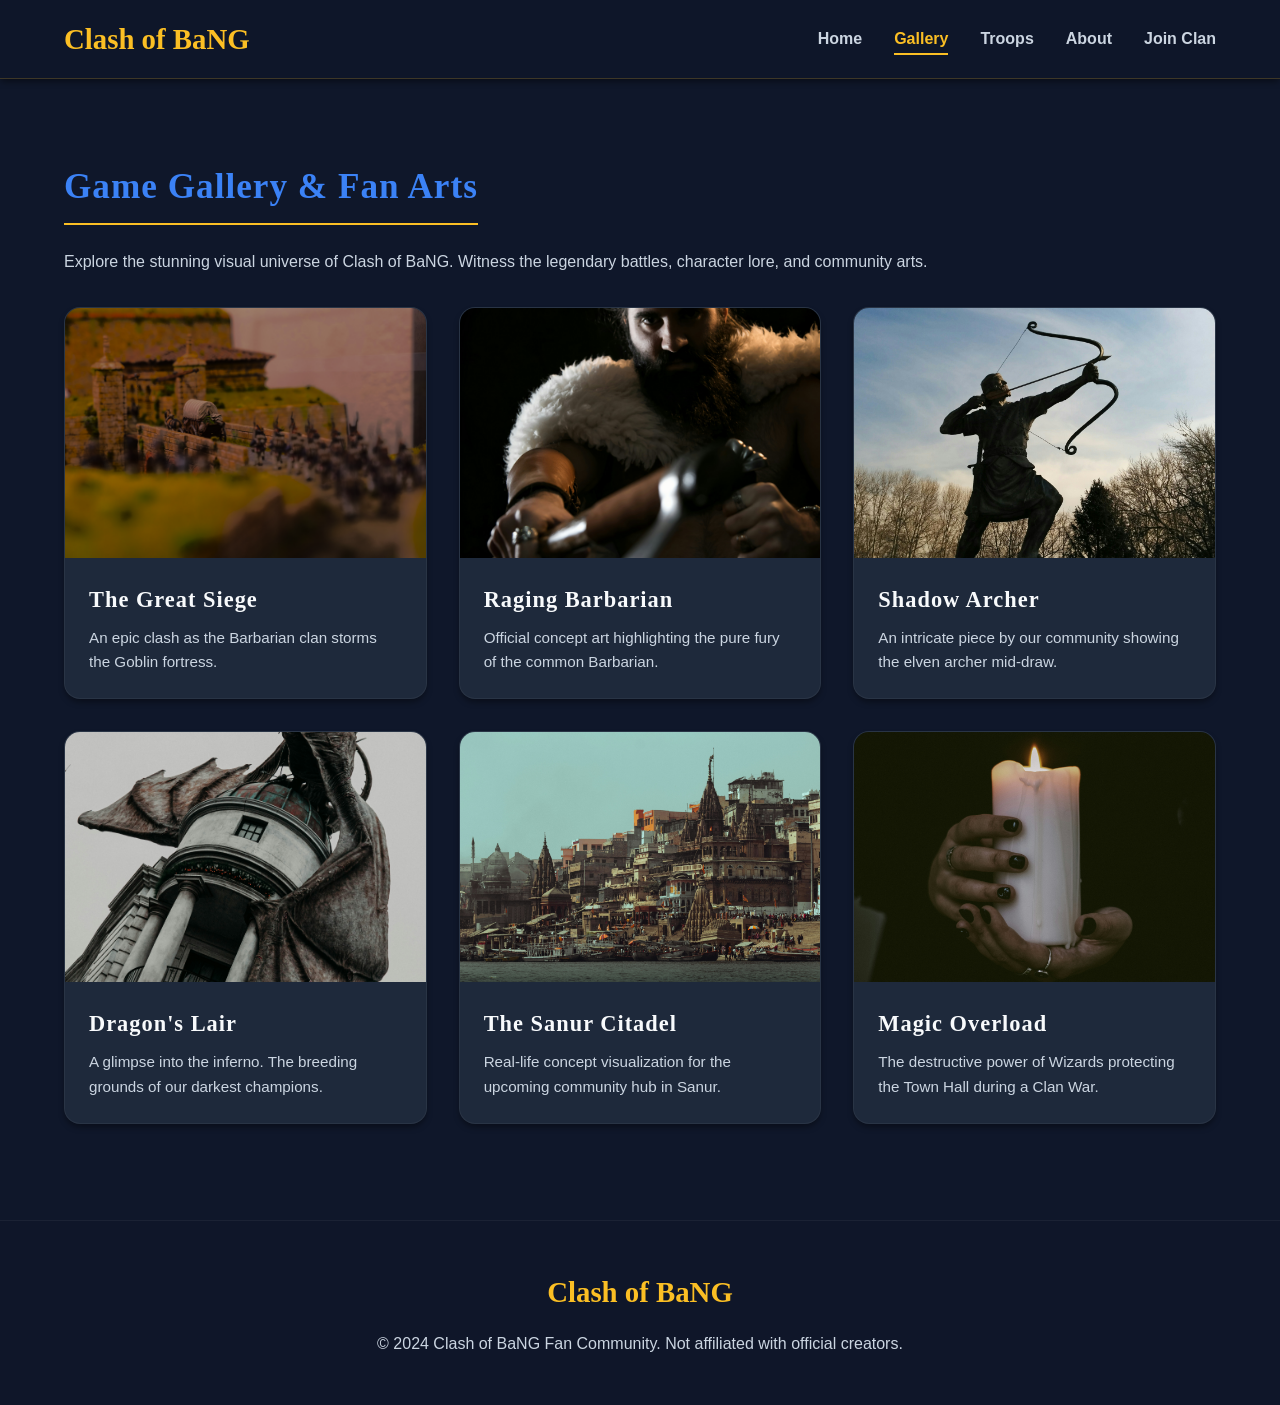
<file: pages/gallery.html>
<!DOCTYPE html>
<html lang="en">

<head>
    <meta charset="UTF-8">
    <meta name="viewport" content="width=device-width, initial-scale=1.0">
    <title>Clash of BaNG | Gallery</title>
    <link rel="stylesheet" href="../css/style.css">
</head>

<body>
    <header>
        <div class="nav-container">
            <a href="../index.html" class="logo">Clash of BaNG</a>
            <nav>
                <ul class="nav-links">
                    <li><a href="../index.html">Home</a></li>
                    <li><a href="gallery.html" class="active">Gallery</a></li>
                    <li><a href="troops.html">Troops</a></li>
                    <li><a href="about.html">About</a></li>
                    <li><a href="register.html">Join Clan</a></li>
                </ul>
            </nav>
        </div>
    </header>

    <div class="container" style="padding-top: 5rem;">
        <h2>Game Gallery & Fan Arts</h2>
        <p style="color: var(--text-muted); margin-bottom: 2rem;">Explore the stunning visual universe of Clash of BaNG.
            Witness the legendary battles, character lore, and community arts.</p>

        <div class="grid">
            <!-- Gallery Item 1 -->
            <div class="card gallery-card">
                <div class="card-img-wrapper">
                    <img src="../assets/images/Background2.png" alt="The Great Siege">
                </div>
                <div class="card-content">
                    <h3>The Great Siege</h3>
                    <p>An epic clash as the Barbarian clan storms the Goblin fortress.</p>
                </div>
            </div>

            <!-- Gallery Item 2 -->
            <div class="card gallery-card">
                <div class="card-img-wrapper">
                    <img src="../assets/images/Barbarian2.jpg" alt="Barbarian Portrait">
                </div>
                <div class="card-content">
                    <h3>Raging Barbarian</h3>
                    <p>Official concept art highlighting the pure fury of the common Barbarian.</p>
                </div>
            </div>

            <!-- Gallery Item 3 -->
            <div class="card gallery-card">
                <div class="card-img-wrapper">
                    <img src="../assets/images/Shadow_Archer2.jpg" alt="Elven Archer">
                </div>
                <div class="card-content">
                    <h3>Shadow Archer</h3>
                    <p>An intricate piece by our community showing the elven archer mid-draw.</p>
                </div>
            </div>

            <!-- Gallery Item 4 -->
            <div class="card gallery-card">
                <div class="card-img-wrapper">
                    <img src="../assets/images/Dragon_Lair2.jpg" alt="Dragon's Lair">
                </div>
                <div class="card-content">
                    <h3>Dragon's Lair</h3>
                    <p>A glimpse into the inferno. The breeding grounds of our darkest champions.</p>
                </div>
            </div>

            <!-- Gallery Item 5 -->
            <div class="card gallery-card">
                <div class="card-img-wrapper">
                    <img src="../assets/images/Sanur_Citadel2.jpg" alt="Sanur Clan Hub">
                </div>
                <div class="card-content">
                    <h3>The Sanur Citadel</h3>
                    <p>Real-life concept visualization for the upcoming community hub in Sanur.</p>
                </div>
            </div>

            <!-- Gallery Item 6 -->
            <div class="card gallery-card">
                <div class="card-img-wrapper">
                    <img src="../assets/images/Magis2.jpg" alt="Wizard Tower">
                </div>
                <div class="card-content">
                    <h3>Magic Overload</h3>
                    <p>The destructive power of Wizards protecting the Town Hall during a Clan War.</p>
                </div>
            </div>
        </div>
    </div>

    <footer>
        <div class="logo" style="justify-content: center; margin-bottom: 1rem;">Clash of BaNG</div>
        <p style="color: var(--text-muted);">© 2024 Clash of BaNG Fan Community. Not affiliated with official creators.
        </p>

    </footer>

    <script src="../js/script.js"></script>
</body>

</html>
</file>
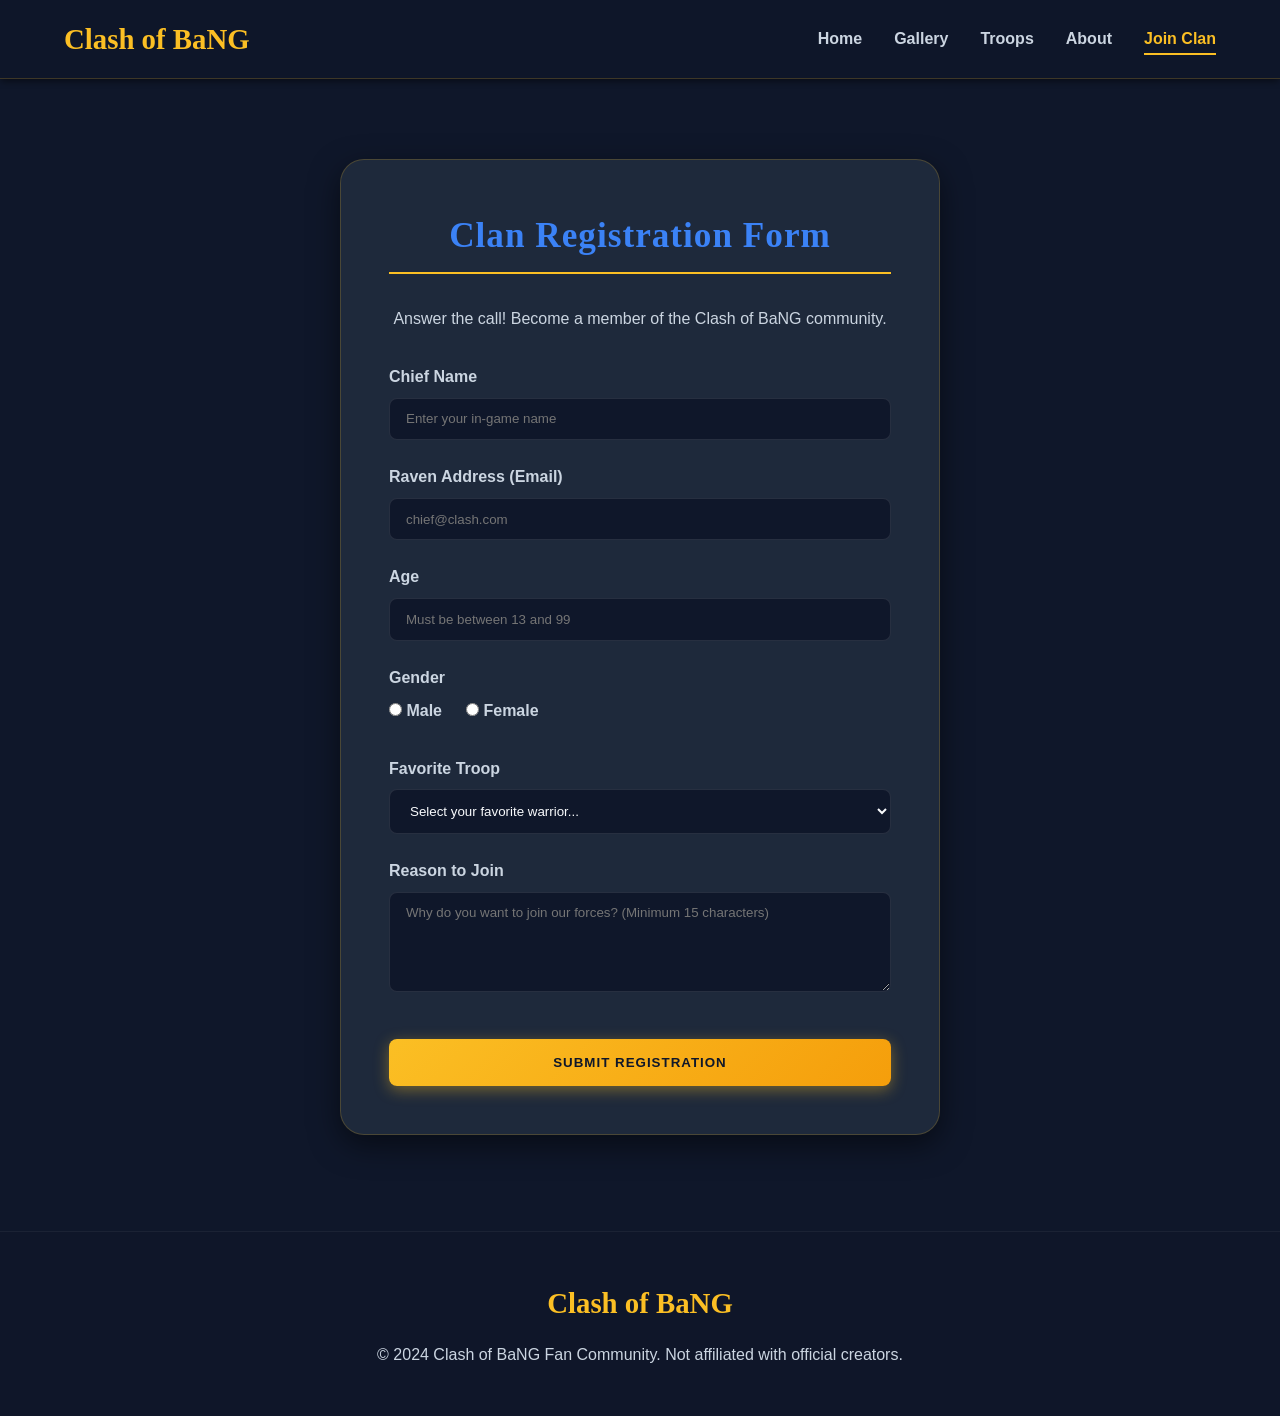
<file: pages/register.html>
<!DOCTYPE html>
<html lang="en">
<head>
    <meta charset="UTF-8">
    <meta name="viewport" content="width=device-width, initial-scale=1.0">
    <title>Clash of BaNG | Join Clan</title>
    <link rel="stylesheet" href="../css/style.css">
</head>
<body>
    <header>
        <div class="nav-container">
            <a href="../index.html" class="logo">Clash of BaNG</a>
            <nav>
                <ul class="nav-links">
                    <li><a href="../index.html">Home</a></li>
                    <li><a href="gallery.html">Gallery</a></li>
                    <li><a href="troops.html">Troops</a></li>
                    <li><a href="about.html">About</a></li>
                    <li><a href="register.html" class="active">Join Clan</a></li>
                </ul>
            </nav>
        </div>
    </header>

    <div class="container" style="padding-top: 5rem;">
        
        <div class="register-section">
            <h2 style="text-align: center; display: block; margin-bottom: 2rem;">Clan Registration Form</h2>
            <p style="text-align: center; color: var(--text-muted); margin-bottom: 2rem;">
                Answer the call! Become a member of the Clash of BaNG community.
            </p>

            <form id="registerForm" novalidate>
                <!-- 1. Text Input -->
                <div class="form-group">
                    <label for="name">Chief Name</label>
                    <input type="text" id="name" class="form-control" placeholder="Enter your in-game name">
                    <div class="error-message"></div>
                </div>

                <!-- 2. Email Input -->
                <div class="form-group">
                    <label for="email">Raven Address (Email)</label>
                    <input type="email" id="email" class="form-control" placeholder="chief@clash.com">
                    <div class="error-message"></div>
                </div>

                <!-- 3. Number Input -->
                <div class="form-group">
                    <label for="age">Age</label>
                    <input type="number" id="age" class="form-control" placeholder="Must be between 13 and 99">
                    <div class="error-message"></div>
                </div>

                <!-- 4. Radio Buttons -->
                <div class="form-group">
                    <label>Gender</label>
                    <div class="radio-group">
                        <label class="radio-label">
                            <input type="radio" name="gender" id="genderMale" value="male">
                            Male
                        </label>
                        <label class="radio-label">
                            <input type="radio" name="gender" id="genderFemale" value="female">
                            Female
                        </label>
                    </div>
                    <div class="error-message"></div>
                </div>

                <!-- 5. Select Dropdown -->
                <div class="form-group">
                    <label for="troop">Favorite Troop</label>
                    <select id="troop" class="form-select">
                        <option value="none" selected disabled>Select your favorite warrior...</option>
                        <option value="barbarian">Frenzied Barbarian</option>
                        <option value="archer">Sneaky Archer</option>
                        <option value="goblin">Greedy Goblin</option>
                        <option value="knight">Shadow Knight</option>
                        <option value="wizard">Pyromancer Wizard</option>
                    </select>
                    <div class="error-message"></div>
                </div>

                <!-- 6. Textarea -->
                <div class="form-group">
                    <label for="reason">Reason to Join</label>
                    <textarea id="reason" class="form-textarea" placeholder="Why do you want to join our forces? (Minimum 15 characters)"></textarea>
                    <div class="error-message"></div>
                </div>

                <button type="submit" class="btn" style="width: 100%; margin-top: 1rem;">Submit Registration</button>
            </form>
        </div>

    </div>

    <footer>
        <div class="logo" style="justify-content: center; margin-bottom: 1rem;">Clash of BaNG</div>
        <p style="color: var(--text-muted);">© 2024 Clash of BaNG Fan Community. Not affiliated with official creators.</p>
    </footer>

    <script src="../js/script.js"></script>
</body>
</html>
</file>
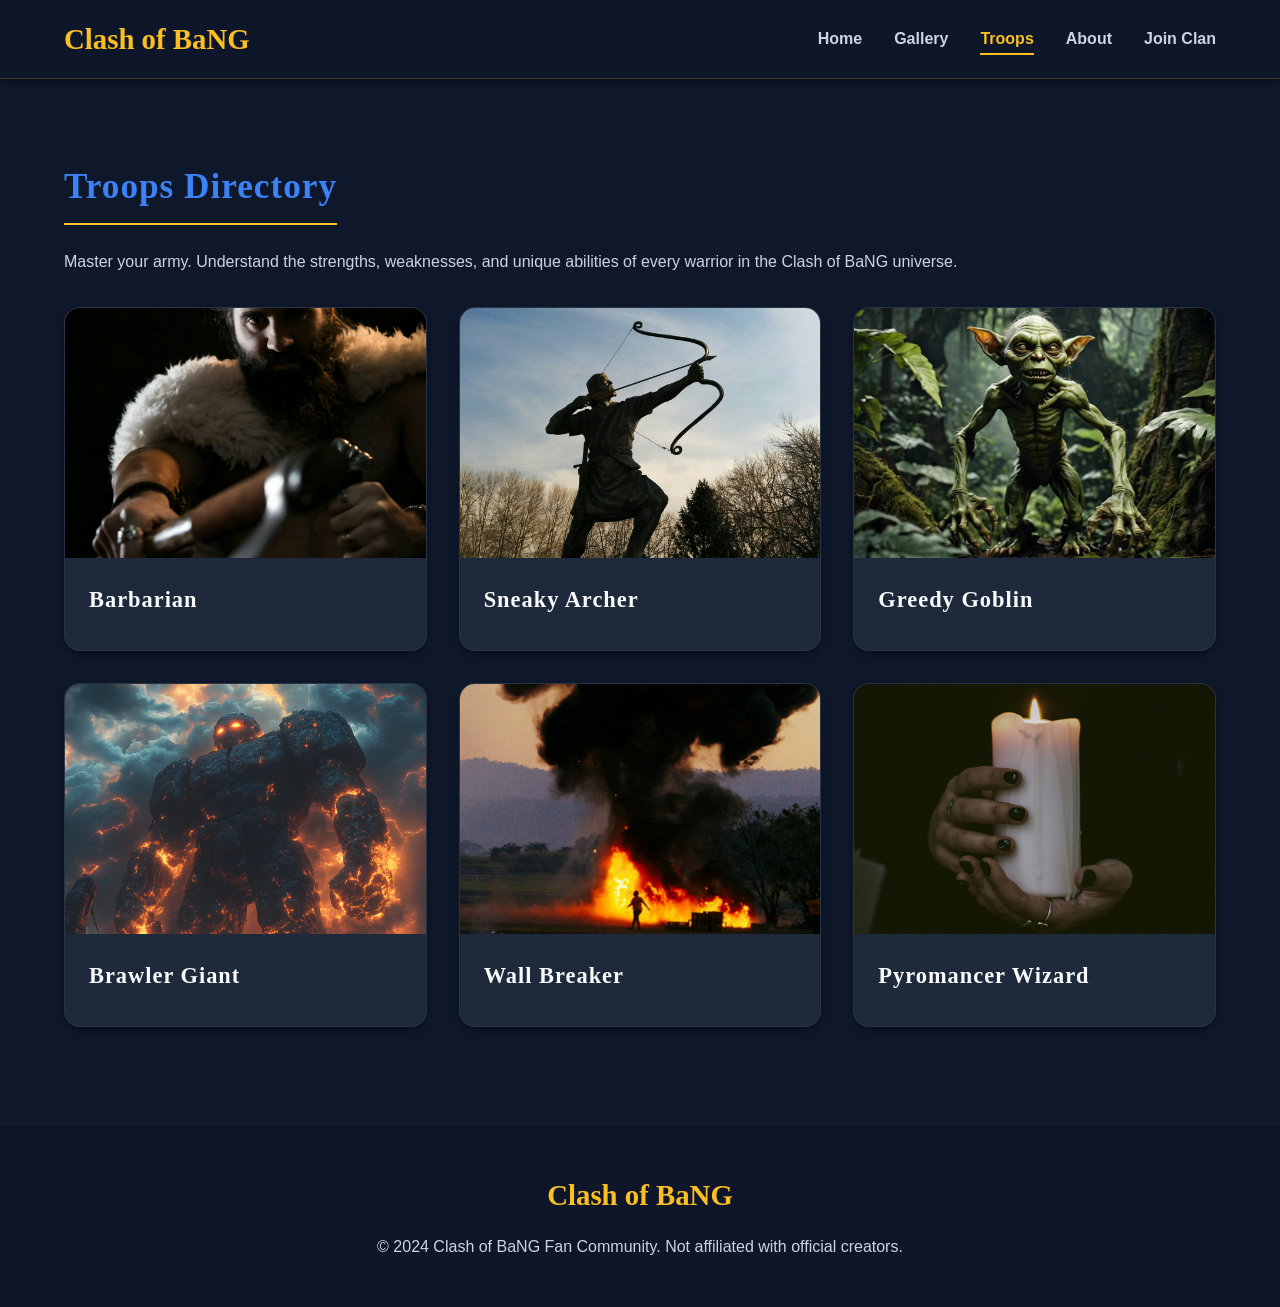
<file: pages/troops.html>
<!DOCTYPE html>
<html lang="en">

<head>
    <meta charset="UTF-8">
    <meta name="viewport" content="width=device-width, initial-scale=1.0">
    <title>Clash of BaNG | Troops Guide</title>
    <link rel="stylesheet" href="../css/style.css">
</head>

<body>
    <header>
        <div class="nav-container">
            <a href="../index.html" class="logo">Clash of BaNG</a>
            <nav>
                <ul class="nav-links">
                    <li><a href="../index.html">Home</a></li>
                    <li><a href="gallery.html">Gallery</a></li>
                    <li><a href="troops.html" class="active">Troops</a></li>
                    <li><a href="about.html">About</a></li>
                    <li><a href="register.html">Join Clan</a></li>
                </ul>
            </nav>
        </div>
    </header>

    <div class="container" style="padding-top: 5rem;">
        <h2>Troops Directory</h2>
        <p style="color: var(--text-muted); margin-bottom: 2rem;">Master your army. Understand the strengths,
            weaknesses, and unique abilities of every warrior in the Clash of BaNG universe.</p>

        <div class="grid">

            <!-- Troop 1 -->
            <div class="card troop-card">
                <div class="card-img-wrapper">
                    <img src="../assets/images/Barbarian2.jpg" alt="Barbarian">
                </div>
                <div class="card-content">
                    <h3>Barbarian</h3>
                </div>
                <!-- Reveal Stats on Hover -->
                <div class="troop-stats">
                    <div class="stat-row">
                        <span class="stat-label">Hitpoints</span>
                        <span class="stat-value">1,500</span>
                    </div>
                    <div class="stat-row">
                        <span class="stat-label">DPS</span>
                        <span class="stat-value">340</span>
                    </div>
                    <div class="stat-row">
                        <span class="stat-label">Damage Type</span>
                        <span class="stat-value">Single Target</span>
                    </div>
                </div>
            </div>

            <!-- Troop 2 -->
            <div class="card troop-card">
                <div class="card-img-wrapper">
                    <img src="../assets/images/Shadow_Archer2.jpg" alt="Archer">
                </div>
                <div class="card-content">
                    <h3>Sneaky Archer</h3>
                </div>
                <div class="troop-stats">
                    <div class="stat-row">
                        <span class="stat-label">Hitpoints</span>
                        <span class="stat-value">600</span>
                    </div>
                    <div class="stat-row">
                        <span class="stat-label">DPS</span>
                        <span class="stat-value">480</span>
                    </div>
                    <div class="stat-row">
                        <span class="stat-label">Damage Type</span>
                        <span class="stat-value">Single Target</span>
                    </div>
                </div>
            </div>

            <!-- Troop 3 -->
            <div class="card troop-card">
                <div class="card-img-wrapper">
                    <img src="../assets/images/Goblin2.jpg" alt="Goblin">
                </div>
                <div class="card-content">
                    <h3>Greedy Goblin</h3>
                </div>
                <div class="troop-stats">
                    <div class="stat-row">
                        <span class="stat-label">Hitpoints</span>
                        <span class="stat-value">800</span>
                    </div>
                    <div class="stat-row">
                        <span class="stat-label">DPS</span>
                        <span class="stat-value">220 (x2 on Loot)</span>
                    </div>
                    <div class="stat-row">
                        <span class="stat-label">Damage Type</span>
                        <span class="stat-value">Single Target</span>
                    </div>
                </div>
            </div>

            <!-- Troop 4 -->
            <div class="card troop-card">
                <div class="card-img-wrapper">
                    <img src="../assets/images/Golem2.png" alt="Giant">
                </div>
                <div class="card-content">
                    <h3>Brawler Giant</h3>
                </div>
                <div class="troop-stats">
                    <div class="stat-row">
                        <span class="stat-label">Hitpoints</span>
                        <span class="stat-value">6,200</span>
                    </div>
                    <div class="stat-row">
                        <span class="stat-label">DPS</span>
                        <span class="stat-value">250</span>
                    </div>
                    <div class="stat-row">
                        <span class="stat-label">Damage Type</span>
                        <span class="stat-value">Single Target (Defenses)</span>
                    </div>
                </div>
            </div>

            <!-- Troop 5 -->
            <div class="card troop-card">
                <div class="card-img-wrapper">
                    <img src="../assets/images/Wallbreaker.png" alt="Wall Breaker">
                </div>
                <div class="card-content">
                    <h3>Wall Breaker</h3>
                </div>
                <div class="troop-stats">
                    <div class="stat-row">
                        <span class="stat-label">Hitpoints</span>
                        <span class="stat-value">350</span>
                    </div>
                    <div class="stat-row">
                        <span class="stat-label">DPS</span>
                        <span class="stat-value">1,200 (x4 on Walls)</span>
                    </div>
                    <div class="stat-row">
                        <span class="stat-label">Damage Type</span>
                        <span class="stat-value">Area Splash</span>
                    </div>
                </div>
            </div>

            <!-- Troop 6 -->
            <div class="card troop-card">
                <div class="card-img-wrapper">
                    <img src="../assets/images/Magis2.jpg" alt="Wizard">
                </div>
                <div class="card-content">
                    <h3>Pyromancer Wizard</h3>
                </div>
                <div class="troop-stats">
                    <div class="stat-row">
                        <span class="stat-label">Hitpoints</span>
                        <span class="stat-value">900</span>
                    </div>
                    <div class="stat-row">
                        <span class="stat-label">DPS</span>
                        <span class="stat-value">850</span>
                    </div>
                    <div class="stat-row">
                        <span class="stat-label">Damage Type</span>
                        <span class="stat-value">Area Splash</span>
                    </div>
                </div>
            </div>

        </div>
    </div>

    <footer>
        <div class="logo" style="justify-content: center; margin-bottom: 1rem;">Clash of BaNG</div>
        <p style="color: var(--text-muted);">© 2024 Clash of BaNG Fan Community. Not affiliated with official creators.
        </p>
    </footer>

    <script src="../js/script.js"></script>
</body>

</html>
</file>
<file: css/style.css>
/* Gunakan font biasa. Disederhanakan untuk pemula. */

/* --- CSS Variables / Tokens --- */
:root {
  --bg-dark: #0f172a;
  --bg-card: #1e293b;
  --bg-hover: #334155;
  --text-main: #f8fafc;
  --text-muted: #cbd5e1;
  --primary: #3b82f6;
  /* Blue magic */
  --accent: #fbbf24;
  /* Classy Gold */
  --accent-hover: #f59e0b;
  --danger: #ef4444;
  /* Dark troop */
  --radius-sm: 8px;
  --radius-md: 16px;
  --radius-lg: 24px;
  --shadow-base: 0 4px 6px -1px rgba(0, 0, 0, 0.4);
  --shadow-glow: 0 0 20px 0 rgba(251, 191, 36, 0.5);
  /* Gold glow */
  --transition: none;
  /* Animasi dimatikan agar lebih mudah dipelajari */
  --font-base: sans-serif;
  --font-title: serif;
}

/* --- Resets & Global --- */
* {
  margin: 0;
  padding: 0;
  box-sizing: border-box;
}

body {
  font-family: var(--font-base);
  background-color: var(--bg-dark);
  color: var(--text-main);
  line-height: 1.6;
  overflow-x: hidden;
}

a {
  text-decoration: none;
  color: inherit;
  transition: var(--transition);
}

img {
  max-width: 100%;
  display: block;
  border-radius: var(--radius-sm);
}

/* --- Typography --- */
h1,
h2,
h3 {
  font-family: var(--font-title);
  font-weight: 700;
  letter-spacing: 1px;
}

h1 {
  font-size: 3.5rem;
  color: var(--accent);
  text-shadow: 2px 2px 4px rgba(0, 0, 0, 0.8);
}

h2 {
  font-size: 2.2rem;
  margin-bottom: 1.5rem;
  color: var(--primary);
  border-bottom: 2px solid var(--accent);
  display: inline-block;
  padding-bottom: 0.5rem;
}

/* --- Layout Components (CSS Box Positioning & Flex/Grid) --- */
.container {
  width: 90%;
  max-width: 1200px;
  margin: 0 auto;
  padding: 2rem 0;
}

/* --- Navigation --- */
header {
  background-color: rgba(15, 23, 42, 0.95);
  backdrop-filter: blur(10px);
  position: sticky;
  top: 0;
  z-index: 100;
  border-bottom: 1px solid rgba(251, 191, 36, 0.2);
  padding: 1rem 0;
  box-shadow: var(--shadow-base);
}

.nav-container {
  display: flex;
  justify-content: space-between;
  align-items: center;
  width: 90%;
  max-width: 1200px;
  margin: 0 auto;
}

.logo {
  font-family: var(--font-title);
  font-size: 1.8rem;
  font-weight: 800;
  color: var(--accent);
  display: flex;
  align-items: center;
  gap: 0.5rem;
}

.nav-links {
  display: flex;
  list-style: none;
  gap: 2rem;
}

.nav-links a {
  font-weight: 600;
  color: var(--text-muted);
  position: relative;
  padding: 0.5rem 0;
}

.nav-links a::after {
  content: '';
  position: absolute;
  width: 0;
  height: 2px;
  bottom: 0;
  left: 0;
  background-color: var(--accent);
  transition: var(--transition);
}

.nav-links a:hover {
  color: var(--accent);
}

.nav-links a:hover::after {
  width: 100%;
}

.nav-links a.active {
  color: var(--accent);
}

.nav-links a.active::after {
  width: 100%;
}

/* --- Hero Section (Home) --- */
.hero {
  height: 80vh;
  min-height: 600px;
  display: flex;
  align-items: center;
  justify-content: center;
  text-align: center;
  background-image: linear-gradient(to bottom, rgba(15, 23, 42, 0.3), var(--bg-dark)), url('../assets/images/Background2.png');
  background-size: cover;
  background-position: center;
  background-repeat: no-repeat;
  position: relative;
}

.hero-content {
  z-index: 2;
  padding: 2rem;
  background: rgba(15, 23, 42, 0.7);
  border-radius: var(--radius-lg);
  border: 1px solid rgba(251, 191, 36, 0.3);
  backdrop-filter: blur(5px);
  max-width: 800px;
}

.hero p {
  font-size: 1.2rem;
  margin: 1.5rem 0;
  color: var(--text-muted);
}

.btn {
  display: inline-block;
  padding: 1rem 2rem;
  background: linear-gradient(135deg, var(--accent) 0%, var(--accent-hover) 100%);
  color: var(--bg-dark);
  font-weight: 800;
  border-radius: var(--radius-sm);
  text-transform: uppercase;
  letter-spacing: 1px;
  border: none;
  cursor: pointer;
  box-shadow: 0 4px 15px rgba(251, 191, 36, 0.4);
}

.btn:hover {
  background: var(--accent-hover);
}

/* --- Carousel --- */
.carousel-container {
  overflow: hidden;
  position: relative;
  margin-top: 3rem;
  border-radius: var(--radius-md);
  box-shadow: var(--shadow-base);
}

.carousel-track {
  display: flex;
  transition: transform 0.5s ease-in-out;
}

.carousel-slide {
  min-width: 100%;
  background-color: var(--bg-card);
  padding: 3rem;
  text-align: center;
  border: 1px solid rgba(59, 130, 246, 0.3);
}

.carousel-slide h3 {
  color: var(--accent);
  margin-bottom: 1rem;
}

.carousel-controls {
  position: absolute;
  top: 50%;
  width: 100%;
  display: flex;
  justify-content: space-between;
  transform: translateY(-50%);
  padding: 0 1rem;
}

.carousel-btn {
  background: rgba(15, 23, 42, 0.8);
  color: var(--accent);
  border: 1px solid var(--accent);
  width: 40px;
  height: 40px;
  border-radius: 50%;
  cursor: pointer;
  font-size: 1.2rem;
  display: flex;
  align-items: center;
  justify-content: center;
  transition: var(--transition);
}

.carousel-btn:hover {
  background: var(--accent);
  color: var(--bg-dark);
}

/* --- Cards Grid (Generic) --- */
.grid {
  display: grid;
  grid-template-columns: repeat(auto-fill, minmax(280px, 1fr));
  gap: 2rem;
  margin-top: 2rem;
}

/* --- Gallery & Troops Cards --- */
.card {
  background-color: var(--bg-card);
  border-radius: var(--radius-md);
  overflow: hidden;
  box-shadow: var(--shadow-base);
  border: 1px solid rgba(255, 255, 255, 0.05);
  transition: var(--transition);
  position: relative;
}

.card-img-wrapper {
  height: 250px;
  overflow: hidden;
  position: relative;
}

.card-img-wrapper img {
  width: 100%;
  height: 100%;
  object-fit: cover;
  border-radius: 0;
}

.card-content {
  padding: 1.5rem;
}

.card-content h3 {
  color: var(--text-main);
  margin-bottom: 0.5rem;
  font-size: 1.4rem;
}

.card-content p {
  color: var(--text-muted);
  font-size: 0.95rem;
}

/* Gallery Specific */
.gallery-card:hover {
  border-color: var(--primary);
}

.gallery-card:hover .card-img-wrapper img {
  opacity: 0.9;
}

/* Troops Hover Effect & Reveal */
.troop-card:hover {
  border-color: var(--accent);
}

.troop-stats {
  position: absolute;
  bottom: -100%;
  left: 0;
  width: 100%;
  background: rgba(15, 23, 42, 0.95);
  padding: 1.5rem;
  transition: var(--transition);
  border-top: 2px solid var(--danger);
}

.troop-card:hover .troop-stats {
  bottom: 0;
}

.stat-row {
  display: flex;
  justify-content: space-between;
  margin-bottom: 0.5rem;
  font-size: 0.9rem;
}

.stat-label {
  color: var(--text-muted);
}

.stat-value {
  color: var(--accent);
  font-weight: 600;
}

/* --- Form / Registration --- */
.register-section {
  max-width: 600px;
  margin: 0 auto;
  background-color: var(--bg-card);
  padding: 3rem;
  border-radius: var(--radius-lg);
  box-shadow: 0 10px 30px rgba(0, 0, 0, 0.5);
  border: 1px solid rgba(251, 191, 36, 0.2);
}

.form-group {
  margin-bottom: 1.5rem;
  position: relative;
}

.form-group label {
  display: block;
  margin-bottom: 0.5rem;
  color: var(--text-muted);
  font-weight: 600;
}

/* 5 Kinds of Form Components */
.form-control,
.form-select,
.form-textarea {
  width: 100%;
  padding: 0.8rem 1rem;
  background-color: var(--bg-dark);
  border: 1px solid rgba(255, 255, 255, 0.1);
  border-radius: var(--radius-sm);
  color: var(--text-main);
  font-family: inherit;
  transition: var(--transition);
}

.form-textarea {
  resize: vertical;
  min-height: 100px;
}

.form-control:focus,
.form-select:focus,
.form-textarea:focus {
  outline: none;
  border-color: var(--accent);
  box-shadow: 0 0 0 2px rgba(251, 191, 36, 0.2);
}

.radio-group {
  display: flex;
  gap: 1.5rem;
  margin-top: 0.5rem;
}

.radio-label {
  display: flex;
  align-items: center;
  gap: 0.5rem;
  cursor: pointer;
  color: var(--text-muted);
}

.error-message {
  color: var(--danger);
  font-size: 0.85rem;
  margin-top: 0.5rem;
  display: none;
  /* hidden by default */
}

.form-group.invalid .form-control,
.form-group.invalid .form-select,
.form-group.invalid .form-textarea {
  border-color: var(--danger);
}

.form-group.invalid .error-message {
  display: block;
}

/* --- About Page (Timeline) --- */
.timeline {
  position: relative;
  max-width: 800px;
  margin: 2rem auto;
}

.timeline::after {
  content: '';
  position: absolute;
  width: 2px;
  background: var(--accent);
  top: 0;
  bottom: 0;
  left: 50%;
  margin-left: -1px;
}

.timeline-item {
  padding: 10px 40px;
  position: relative;
  background-color: inherit;
  width: 50%;
  box-sizing: border-box;
}

.timeline-item:nth-child(odd) {
  left: 0;
}

.timeline-item:nth-child(even) {
  left: 50%;
}

.timeline-item::after {
  content: '';
  position: absolute;
  width: 16px;
  height: 16px;
  right: -8px;
  background-color: var(--bg-dark);
  border: 3px solid var(--accent);
  top: 15px;
  border-radius: 50%;
  z-index: 1;
}

.timeline-item:nth-child(even)::after {
  left: -8px;
}

.timeline-content {
  padding: 1.5rem;
  background-color: var(--bg-card);
  border-radius: var(--radius-md);
  border: 1px solid rgba(255, 255, 255, 0.05);
}

/* --- Footer --- */
footer {
  background-color: rgba(15, 23, 42, 0.95);
  border-top: 1px solid rgba(255, 255, 255, 0.05);
  padding: 3rem 0;
  text-align: center;
  margin-top: 4rem;
}

.social-links {
  display: flex;
  justify-content: center;
  gap: 1.5rem;
  margin-top: 1.5rem;
}

.social-links a {
  width: 40px;
  height: 40px;
  border-radius: 50%;
  background: var(--bg-hover);
  display: flex;
  align-items: center;
  justify-content: center;
  color: var(--text-muted);
}

.social-links a:hover {
  background: var(--primary);
  color: white;
  transform: translateY(-3px);
}

/* --- Responsive Layout (Media Query based on <768px requirement) --- */
@media screen and (max-width: 767px) {

  /* Navigation */
  .nav-container {
    flex-direction: column;
    gap: 1rem;
  }

  .nav-links {
    width: 100%;
    justify-content: center;
    flex-wrap: wrap;
    gap: 1rem;
  }

  /* Typography */
  h1 {
    font-size: 2.5rem;
  }

  h2 {
    font-size: 1.8rem;
  }

  /* Hero */
  .hero {
    height: 60vh;
    min-height: 400px;
  }

  .hero-content {
    padding: 1.5rem;
  }

  /* Grid */
  .grid {
    grid-template-columns: 1fr;
    gap: 1.5rem;
  }

  /* Register Section */
  .register-section {
    padding: 1.5rem;
  }

  .radio-group {
    flex-direction: column;
    gap: 0.5rem;
  }

  /* Timeline */
  .timeline::after {
    left: 20px;
  }

  .timeline-item {
    width: 100%;
    padding-left: 50px;
    padding-right: 0;
  }

  .timeline-item:nth-child(even) {
    left: 0;
  }

  .timeline-item::after {
    left: 12px;
  }

  .timeline-item:nth-child(even)::after {
    left: 12px;
  }
}
</file>
